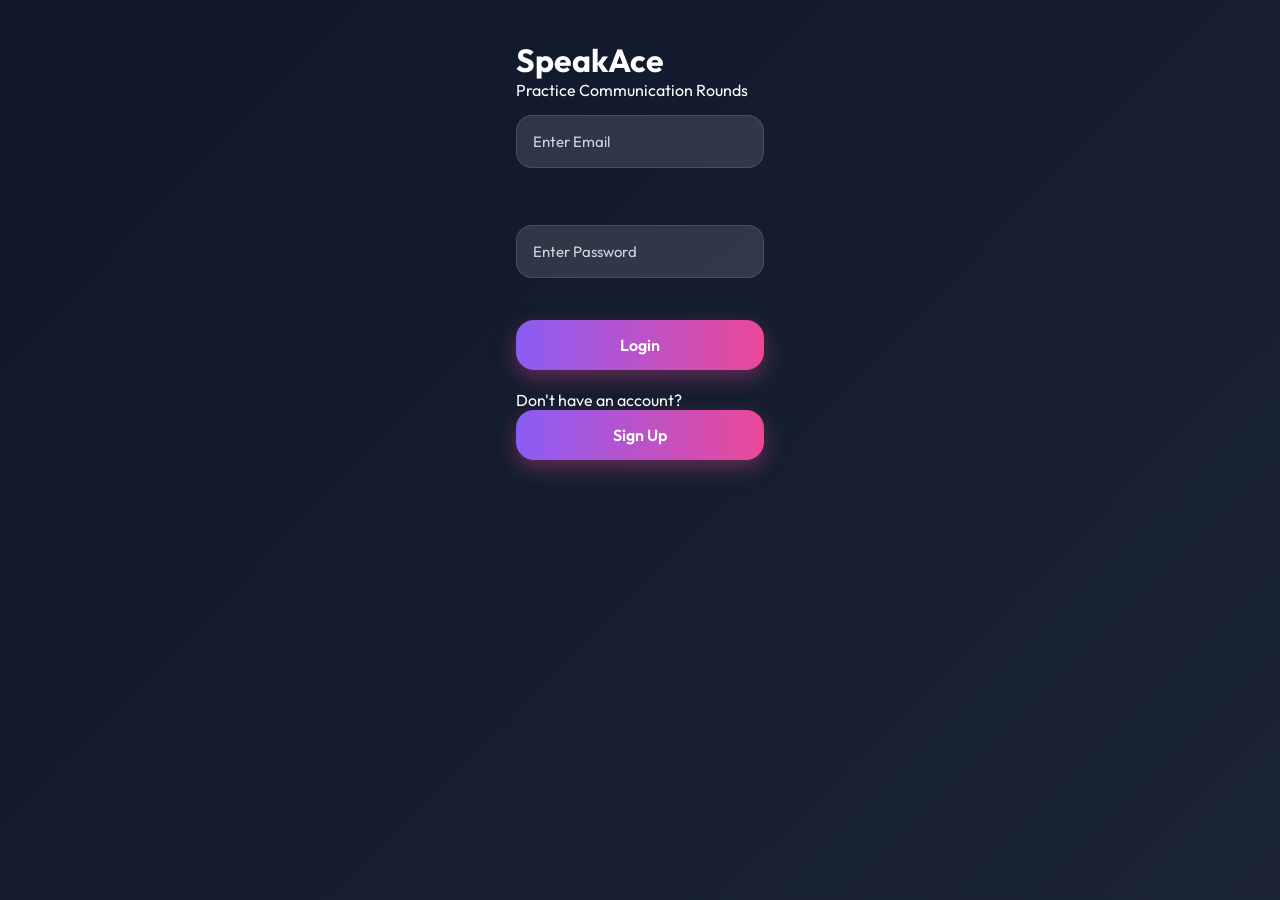
<file: index.html>
<!DOCTYPE html>
<html>

<head>

    <title>Login - SpeakAce</title>

    <link rel="stylesheet"
          href="css/style.css">

</head>

<body>

    <div class="auth-container">

        <div class="auth-card">

            <h1>SpeakAce</h1>

            <p>
                Practice Communication Rounds
            </p>

            <input type="email"
                   placeholder="Enter Email">

            <br><br>

            <input type="password"
                   placeholder="Enter Password">

            <br><br>

            <a href="dashboard.html">

                <button>

                    Login

                </button>

            </a>

            <br><br>

            <p>
                Don't have an account?
            </p>

            <a href="signup.html">

                <button>

                    Sign Up

                </button>

            </a>

        </div>

    </div>

</body>

</html>
</file>
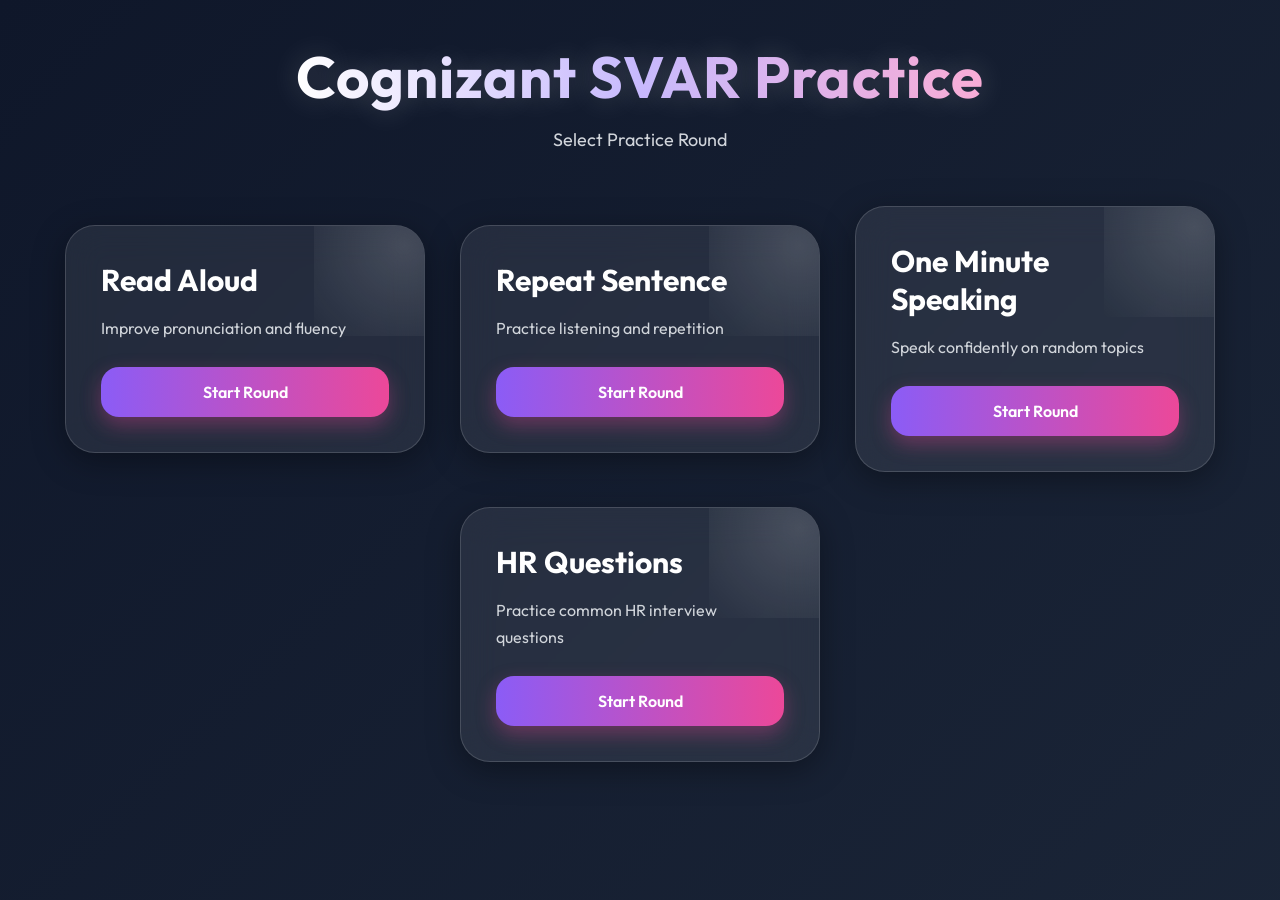
<file: cognizant.html>
<!DOCTYPE html>
<html lang="en">

<head>

    <title>Cognizant SVAR</title>

    <link rel="stylesheet"
          href="css/style.css">

</head>

<body>

    <header>

        <h1>Cognizant SVAR Practice</h1>

        <p>
            Select Practice Round
        </p>

    </header>

    <div class="container">

        <div class="card">

            <h2>Read Aloud</h2>

            <p>
                Improve pronunciation and fluency
            </p>

            <a href="readaloud.html">

                <button>

                    Start Round

                </button>

            </a>

        </div>

        <div class="card">

            <h2>Repeat Sentence</h2>

            <p>
                Practice listening and repetition
            </p>

            <a href="listening.html">

                <button>

                    Start Round

                </button>

            </a>

        </div>

        <div class="card">

            <h2>One Minute Speaking</h2>

            <p>
                Speak confidently on random topics
            </p>

            <a href="speaking.html">

                <button>

                    Start Round

                </button>

            </a>

        </div>

        <div class="card">

            <h2>HR Questions</h2>

            <p>
                Practice common HR interview questions
            </p>

            <a href="hr.html">

                <button>

                    Start Round

                </button>

            </a>

        </div>

    </div>

</body>

</html>
</file>
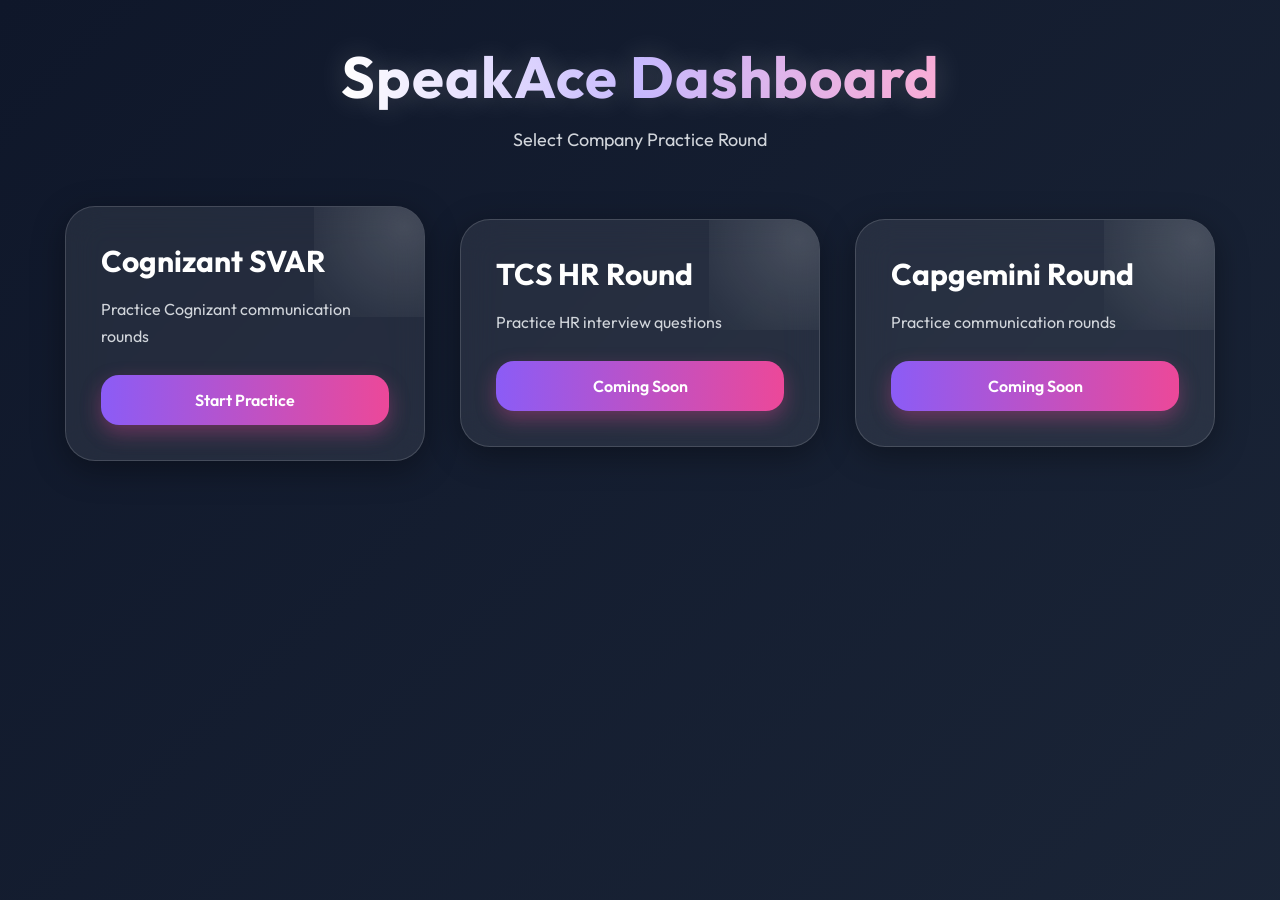
<file: dashboard.html>
<!DOCTYPE html>
<html>

<head>

    <title>Dashboard</title>

    <link rel="stylesheet"
          href="css/style.css">

</head>

<body>

    <header>

        <h1>SpeakAce Dashboard</h1>

        <p>
            Select Company Practice Round
        </p>

    </header>

    <div class="container">

        <div class="card">

            <h2>Cognizant SVAR</h2>

            <p>
                Practice Cognizant communication rounds
            </p>

            
                <a href="cognizant.html">

                    <button>

                             Start Practice

                    </button>

                </a>

        </div>

        <div class="card">

            <h2>TCS HR Round</h2>

            <p>
                Practice HR interview questions
            </p>

            <button>

                Coming Soon

            </button>

        </div>

        <div class="card">

            <h2>Capgemini Round</h2>

            <p>
                Practice communication rounds
            </p>

            <button>

                Coming Soon

            </button>

        </div>

    </div>

</body>

</html>
</file>
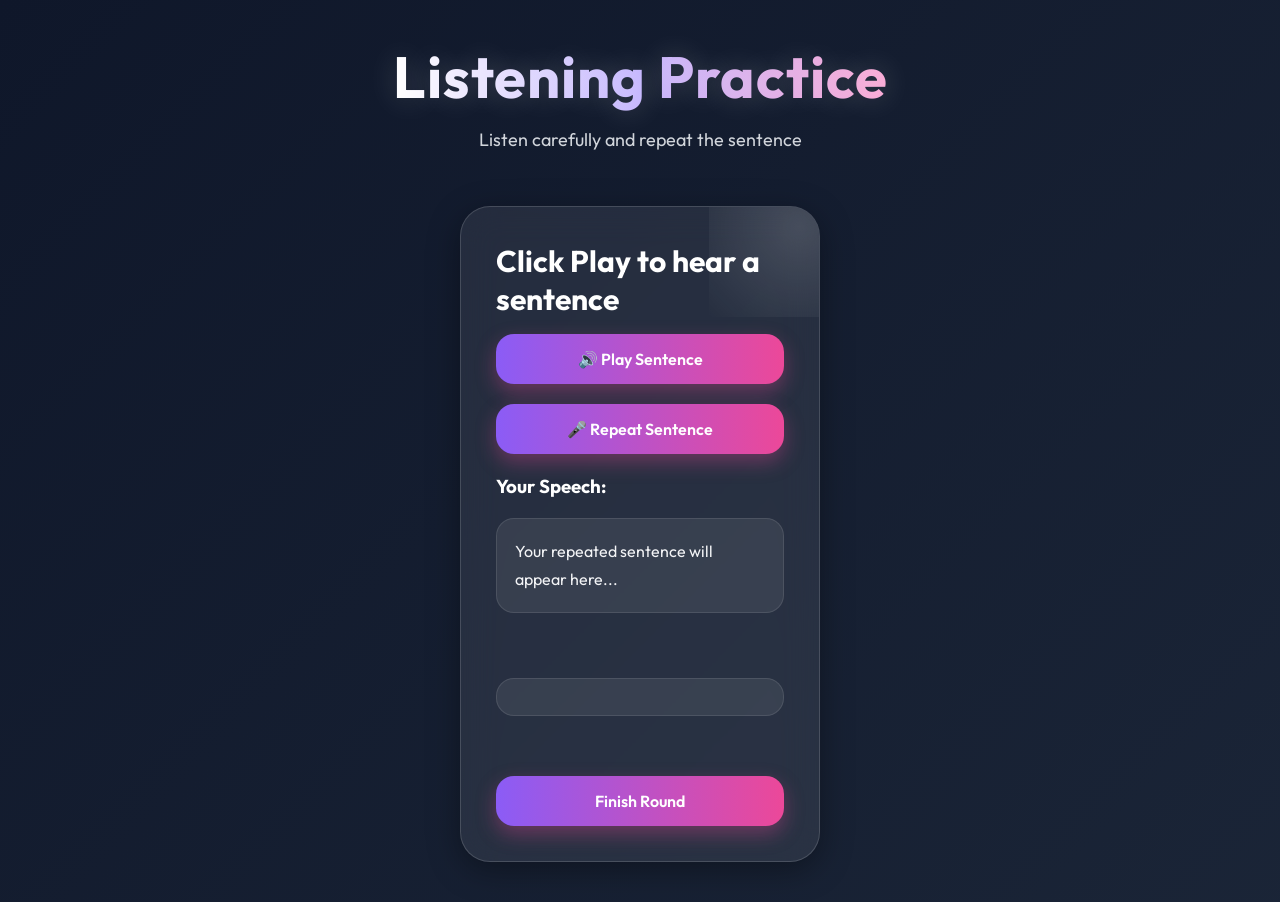
<file: listening.html>
<!DOCTYPE html>
<html>

<head>
    <title>Listening Practice</title>
    <link rel="stylesheet" href="css/style.css">
</head>

<body>

    <header>
        <h1>Listening Practice</h1>
        <p>Listen carefully and repeat the sentence</p>
    </header>

    <div class="card">

        <h2 id="status">Click Play to hear a sentence</h2>

        <button onclick="playSentence()">🔊 Play Sentence</button>

        <br><br>

        <button onclick="startListeningRecognition()" 
                id="repeatBtn" disabled>🎤 Repeat Sentence</button>

        <br><br>

        <h3>Your Speech:</h3>
        <p id="userSpeech">Your repeated sentence will appear here...</p>

        <br>

        <div id="result"></div>

        <br>

        <button onclick="nextSentence()" 
                id="nextBtn" style="display:none">Next Sentence</button>

        <br><br>

        <a href="report.html">
            <button>Finish Round</button>
        </a>

    </div>

    <script>

        let sentences = [
            "Please submit your assignment before the deadline",
            "The meeting has been rescheduled to Friday afternoon",
            "Make sure to read the instructions carefully before you begin",
            "The manager will review your application within three working days",
            "Always maintain a professional tone in your emails",
            "The office will remain closed on account of the national holiday",
            "Kindly confirm your attendance by replying to this message",
            "The training session will begin at nine in the morning",
            "Candidates who perform well in the communication round will be shortlisted for the next stage",
            "The ability to work effectively under pressure is a highly valued professional skill",
            "Our organization encourages employees to take ownership of their responsibilities",
            "Strong interpersonal skills are essential for building lasting client relationships",
            "The project team was commended for delivering results ahead of the expected timeline"
        ];

        let currentSentence = "";
        let hasPlayed = false;
        let hasRepeated = false;

        function playSentence() {
            if (hasPlayed && !hasRepeated) {
                reSpeakSentence();
                return;
            }
            if (!hasPlayed) {
                pickNewSentence();
            }
        }

        function pickNewSentence() {
            let randomIndex = Math.floor(Math.random() * sentences.length);
            currentSentence = sentences[randomIndex];

            hasPlayed = false;
            hasRepeated = false;

            document.getElementById("status").innerText = "🔊 Listen carefully...";
            document.getElementById("userSpeech").innerText = "Your repeated sentence will appear here...";
            document.getElementById("result").innerHTML = "";
            document.getElementById("repeatBtn").disabled = true;
            document.getElementById("nextBtn").style.display = "none";

            speakText(currentSentence, randomIndex);
        }

        function reSpeakSentence() {
            document.getElementById("status").innerText = "🔊 Listen again carefully...";
            let index = sentences.indexOf(currentSentence);
            speakText(currentSentence, index);
        }

        function speakText(text, index) {
            window.speechSynthesis.cancel();

            setTimeout(function() {
                let speech = new SpeechSynthesisUtterance(text);
                speech.lang = "en-US";
                speech.pitch = 1;
                speech.volume = 1;
                speech.rate = index >= 8 ? 0.82 : 0.9;

                speech.onend = function() {
                    hasPlayed = true;
                    document.getElementById("status").innerText = "Now repeat the sentence 🎤";
                    document.getElementById("repeatBtn").disabled = false;
                };

                window.speechSynthesis.speak(speech);
            }, 200);
        }

        function startListeningRecognition() {
            document.getElementById("status").innerText = "🎤 Listening...";
            document.getElementById("userSpeech").innerText = "Listening...";

            let recognition = new webkitSpeechRecognition();
            recognition.lang = "en-US";
            recognition.continuous = false;
            recognition.interimResults = false;

            recognition.onresult = function(event) {
                let spokenText = event.results[0][0].transcript;
                document.getElementById("userSpeech").innerText = spokenText;
                hasRepeated = true;
                checkAccuracy(spokenText);
            };

            recognition.onerror = function() {
                document.getElementById("status").innerText = "Could not hear you. Try again.";
                document.getElementById("repeatBtn").disabled = false;
            };

            recognition.start();
        }

        function checkAccuracy(spokenText) {
            let original = currentSentence.toLowerCase().trim();
            let spoken = spokenText.toLowerCase().trim();

            let originalWords = original.split(" ");
            let spokenWords = spoken.split(" ");

            let matchedWords = 0;
            for (let i = 0; i < originalWords.length; i++) {
                if (spokenWords.includes(originalWords[i])) {
                    matchedWords++;
                }
            }

            let accuracy = Math.round((matchedWords / originalWords.length) * 100);
            let score = Math.round(accuracy / 10);
            if (score > 10) score = 10;
            if (score < 1) score = 1;

            localStorage.setItem("listeningScore", score);

            let emoji, feedback;

            if (accuracy >= 90) {
                emoji = "🎉";
                feedback = "Excellent! Almost perfect repetition.";
            } else if (accuracy >= 70) {
                emoji = "✅";
                feedback = "Good attempt! A few words were off.";
            } else if (accuracy >= 50) {
                emoji = "⚠️";
                feedback = "Needs improvement. Listen more carefully.";
            } else {
                emoji = "❌";
                feedback = "Incorrect. Try listening more carefully.";
            }

            document.getElementById("result").innerHTML = `
                <p>${emoji} <strong>${feedback}</strong></p>
                <p><strong>Accuracy:</strong> ${accuracy}%</p>
                <p><strong>Score:</strong> ${score}/10</p>
                <br>
                <p><strong>Correct Sentence:</strong></p>
                <p style="color:#c4b5fd">${currentSentence}</p>
            `;

            document.getElementById("status").innerText = "Done! Click Next or Finish.";
            document.getElementById("nextBtn").style.display = "block";
            document.getElementById("repeatBtn").disabled = true;
        }

        function nextSentence() {
            hasPlayed = false;
            hasRepeated = false;
            pickNewSentence();
        }

    </script>

</body>
</html>
</file>
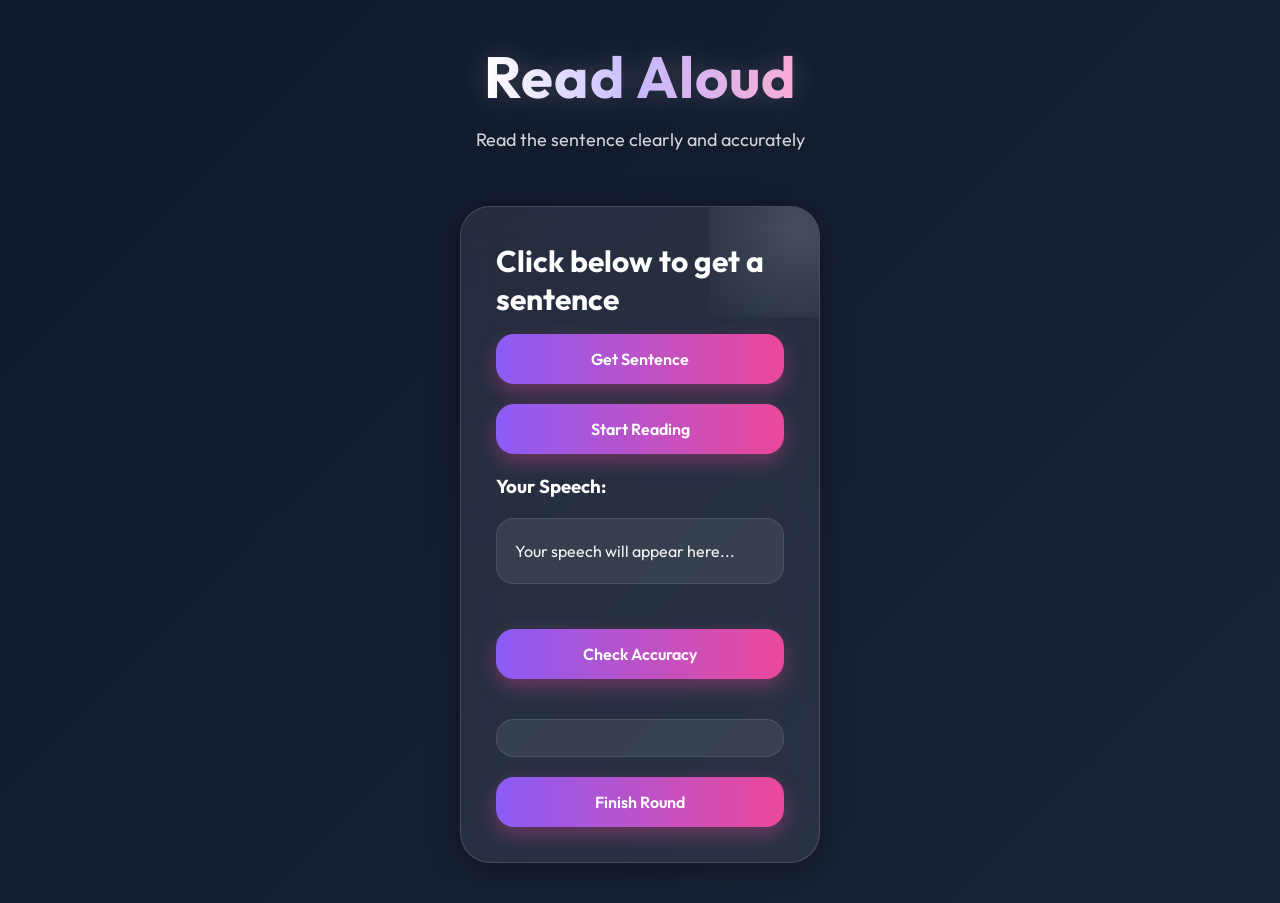
<file: readaloud.html>
<!DOCTYPE html>
<html>

<head>
    <title>Read Aloud Practice</title>
    <link rel="stylesheet" href="css/style.css">
</head>

<body>

    <header>
        <h1>Read Aloud</h1>
        <p>Read the sentence clearly and accurately</p>
    </header>

    <div class="card">

        <h2 id="sentence">Click below to get a sentence</h2>

        <button onclick="generateSentence()">Get Sentence</button>

        <br><br>

        <button onclick="startReading()">Start Reading</button>

        <br><br>

        <h3>Your Speech:</h3>
        <p id="output">Your speech will appear here...</p>

        <br>

        <button onclick="checkReadAloud()">Check Accuracy</button>

        <br><br>

        <div id="result"></div>

        <br>

        <a href="report.html">
            <button>Finish Round</button>
        </a>

    </div>

    <script>

        let readAloudSentences = [
            "The quarterly results exceeded the expectations of most financial analysts",
            "Effective communication is the foundation of every successful organization",
            "The project deadline was extended due to unforeseen technical difficulties",
            "Collaboration between departments leads to more innovative business solutions",
            "Artificial intelligence is transforming the way companies manage their operations",
            "Customer satisfaction depends heavily on the quality of after-sales service",
            "The training program was designed to enhance employee productivity and morale",
            "Global supply chain disruptions have affected manufacturing timelines worldwide",
            "Digital transformation requires both technical expertise and change management skills",
            "The performance appraisal system was revised to make evaluations more transparent",
            "Strong leadership involves motivating teams even during periods of uncertainty",
            "Data privacy regulations have become increasingly important for technology companies",
            "Punctuality and professionalism are qualities highly valued in corporate environments",
            "Adaptability is one of the most sought after skills in today's job market",
            "Analytical thinking and problem solving are essential for career growth in any field",
            "Employees who take initiative are more likely to be considered for leadership roles",
            "Critical thinking helps professionals make better decisions under pressure",
            "Maintaining a positive attitude during challenges reflects strong professional maturity",
            "The organization implemented a new policy to promote diversity and inclusion",
            "Miscommunication between teams can result in costly delays and project failures"
        ];

        let currentSentence = "";
        let userSpokenText = "";
        let startTime = null;

        function generateSentence() {
            let randomIndex = Math.floor(Math.random() * readAloudSentences.length);
            currentSentence = readAloudSentences[randomIndex];
            document.getElementById("sentence").innerText = currentSentence;
            document.getElementById("output").innerText = "Your speech will appear here...";
            document.getElementById("result").innerHTML = "";
            userSpokenText = "";
        }

        function startReading() {
    if (!currentSentence) {
        alert("Please get a sentence first!");
        return;
    }

    document.getElementById("output").innerText = "🎤 Listening... speak now";

    let recognition = new webkitSpeechRecognition();
    recognition.lang = "en-US";
    recognition.continuous = true;
    recognition.interimResults = true;

    startTime = Date.now();

    recognition.onresult = function(event) {
        let finalText = "";
        let interimText = "";

        for (let i = 0; i < event.results.length; i++) {
            if (event.results[i].isFinal) {
                finalText += event.results[i][0].transcript;
            } else {
                interimText += event.results[i][0].transcript;
            }
        }

        // show interim text while speaking so user knows its working
        document.getElementById("output").innerText = finalText || interimText;
        userSpokenText = finalText || interimText;
    };

    recognition.onerror = function(event) {
        document.getElementById("output").innerText = "Error: " + event.error + " — try again";
    };

    recognition.onend = function() {
        if (!userSpokenText) {
            document.getElementById("output").innerText = "Nothing heard. Click Start Reading and speak immediately.";
        }
    };

    recognition.start();
}
        function checkReadAloud() {

            if (!userSpokenText) {
                alert("Please read the sentence first!");
                return;
            }

            let original = currentSentence.toLowerCase().trim();
            let spoken = userSpokenText.toLowerCase().trim();

            // Word matching
            let originalWords = original.split(" ");
            let spokenWords = spoken.split(" ");

            let matchedWords = 0;
            for (let i = 0; i < originalWords.length; i++) {
                if (spokenWords.includes(originalWords[i])) {
                    matchedWords++;
                }
            }

            let accuracyPercent = Math.round((matchedWords / originalWords.length) * 100);

            // Speed check (ideal is 120-150 words per minute)
            let timeTaken = (Date.now() - startTime) / 1000; // in seconds
            let wordsSpoken = spokenWords.length;
            let wpm = Math.round((wordsSpoken / timeTaken) * 60);

            let speedFeedback = "";
            if (wpm < 80) {
                speedFeedback = "Too slow. Try to speak at a natural pace.";
            } else if (wpm > 180) {
                speedFeedback = "Too fast. Slow down for better clarity.";
            } else {
                speedFeedback = "Good speaking speed!";
            }

            // Pronunciation score based on accuracy
            let pronunciationScore = Math.round(accuracyPercent / 10);
            if (pronunciationScore > 10) pronunciationScore = 10;
            if (pronunciationScore < 1) pronunciationScore = 1;

            localStorage.setItem("pronunciationScore", pronunciationScore);
            localStorage.setItem("readAloudWPM", wpm);

            // Show result
            let resultDiv = document.getElementById("result");
            resultDiv.innerHTML = `
                <p><strong>Accuracy:</strong> ${accuracyPercent}%</p>
                <p><strong>Words Per Minute:</strong> ${wpm}</p>
                <p><strong>Speed Feedback:</strong> ${speedFeedback}</p>
                <p><strong>Pronunciation Score:</strong> ${pronunciationScore}/10</p>
                <br>
                ${accuracyPercent < 70 ? "<p>⚠️ You missed some words. Try reading more carefully.</p>" : ""}
                ${accuracyPercent >= 70 && accuracyPercent < 90 ? "<p>✅ Good attempt! A few words were off.</p>" : ""}
                ${accuracyPercent >= 90 ? "<p>🎉 Excellent! Very accurate reading.</p>" : ""}
            `;
        }

    </script>

</body>
</html>
</file>
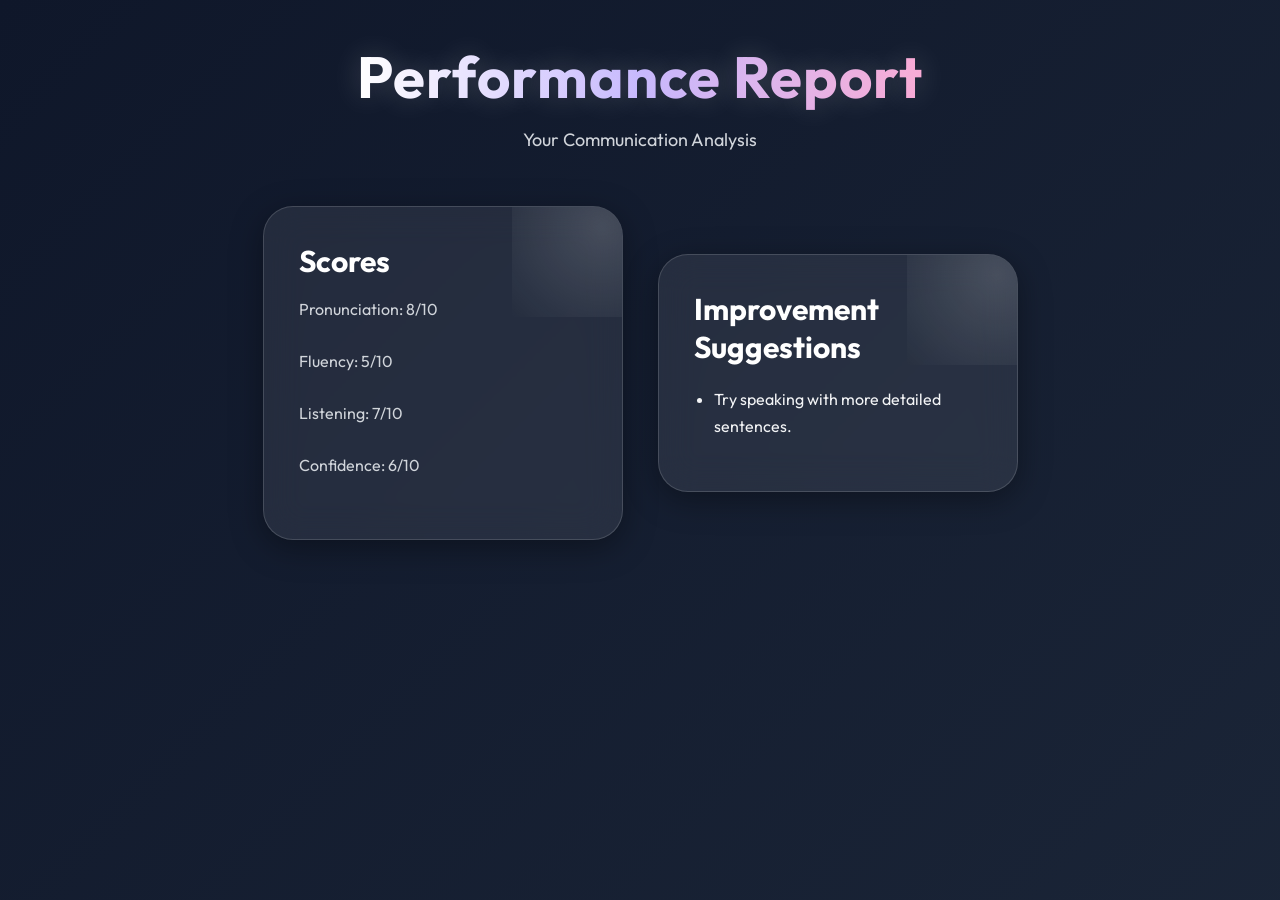
<file: report.html>
<!DOCTYPE html>
<html>

<head>

    <title>Performance Report</title>

    <link rel="stylesheet"
          href="css/style.css">

</head>

<body>

    <header>

        <h1>Performance Report</h1>

        <p>
            Your Communication Analysis
        </p>

    </header>

    <div class="container">

        <div class="card">

            <h2>Scores</h2>

            <p>
                Pronunciation:
                <span id="pronunciationScore">8</span>/10
            </p>

            <p>
                Fluency:
                <span id="fluencyScore">7</span>/10
            </p>

            <p>
                Listening:
                <span id="listeningScore">9</span>/10
            </p>

            <p>
                Confidence:
                <span id="confidenceScore">8</span>/10
            </p>

        </div>

        <div class="card">

            <h2>Improvement Suggestions</h2>

            <ul id="suggestions">

                <li>Try speaking more clearly.</li>

                <li>Reduce pauses while speaking.</li>

                <li>Practice pronunciation daily.</li>

                <li>Improve listening concentration.</li>

            </ul>

        </div>

    </div>
<script>

let speech =
    localStorage.getItem("spokenText");

if(!speech){

    speech = "";
}

speech = speech.toLowerCase();



let words =
    speech.split(" ");

let wordCount =
    words.length;



let fillerWords = [

    "umm",
    "uh",
    "aaa",
    "like",
    "basically",
    "you know"

];



let fillerCount = 0;



for(let i = 0;
    i < words.length;
    i++){

    if(fillerWords.includes(words[i])){

        fillerCount++;
    }
}



let fluency = 8;



if(wordCount < 15){

    fluency -= 3;
}



if(fillerCount >= 3){

    fluency -= 2;
}



if(fluency < 1){

    fluency = 1;
}



let confidence = 8;



if(fillerCount >= 4){

    confidence -= 3;
}



if(wordCount < 10){

    confidence -= 2;
}



if(confidence < 1){

    confidence = 1;
}



let pronunciation = 8;



if(fillerCount >= 2){

    pronunciation -= 2;
}



if(pronunciation < 1){

    pronunciation = 1;
}



let listening =
    localStorage.getItem("listeningScore");



if(!listening){

    listening = 7;
}



document.getElementById("fluencyScore")
    .innerText = fluency;



document.getElementById("confidenceScore")
    .innerText = confidence;



document.getElementById("pronunciationScore")
    .innerText = pronunciation;



document.getElementById("listeningScore")
    .innerText = listening;



let suggestions =
    document.getElementById("suggestions");



suggestions.innerHTML = "";



if(fillerCount >= 3){

    suggestions.innerHTML +=

    "<li>Reduce filler words like 'umm' and 'like'.</li>";
}



if(wordCount < 15){

    suggestions.innerHTML +=

    "<li>Try speaking with more detailed sentences.</li>";
}



if(confidence < 6){

    suggestions.innerHTML +=

    "<li>Speak more confidently and avoid hesitation.</li>";
}



if(pronunciation < 6){

    suggestions.innerHTML +=

    "<li>Practice clearer pronunciation.</li>";
}



if(listening < 7){

    suggestions.innerHTML +=

    "<li>Improve listening concentration.</li>";
}



if(suggestions.innerHTML === ""){

    suggestions.innerHTML +=

    "<li>Excellent communication performance.</li>";
}

</script>
</body>

</html>
</file>
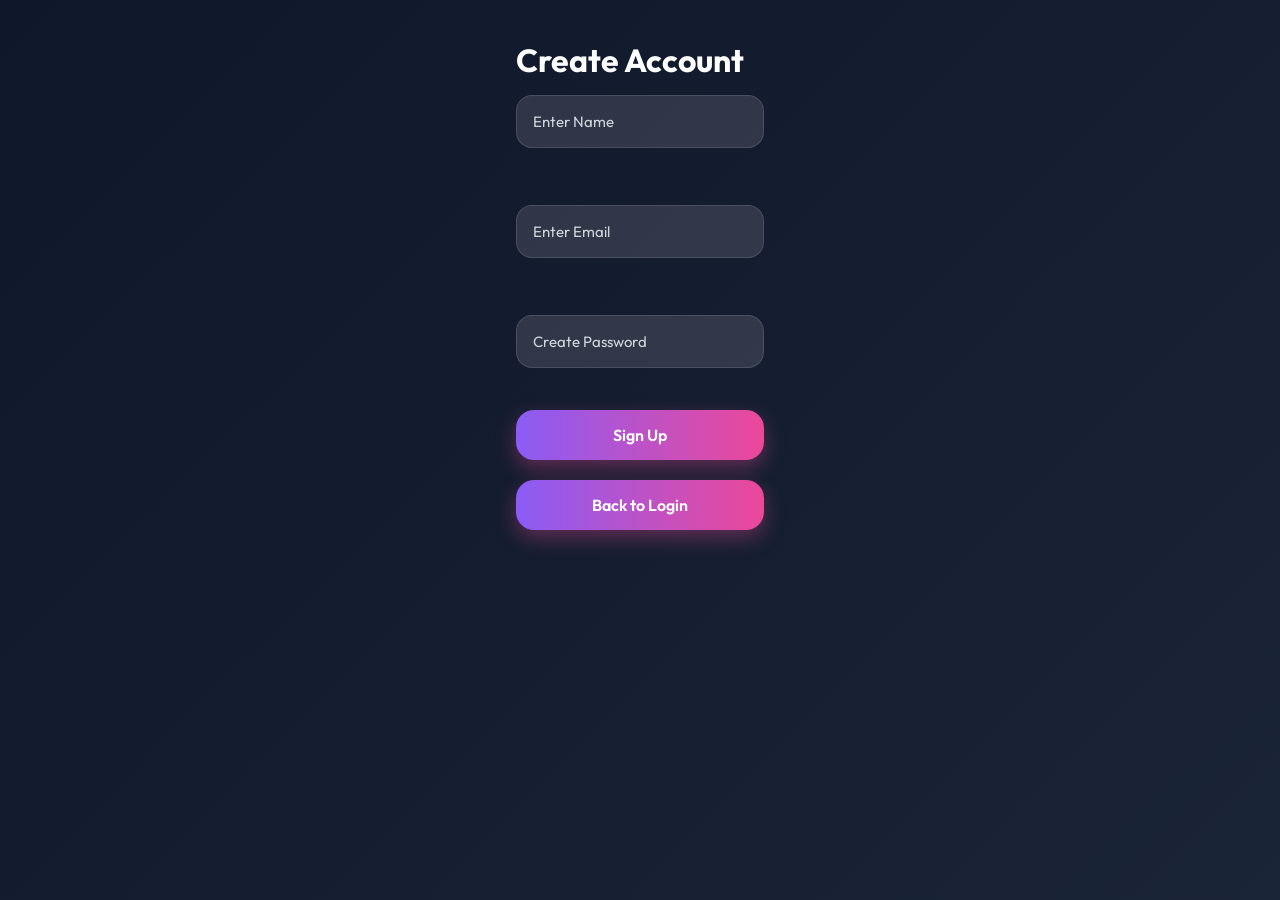
<file: signup.html>
<!DOCTYPE html>
<html>

<head>

    <title>Sign Up - SpeakAce</title>

    <link rel="stylesheet"
          href="css/style.css">

</head>

<body>

    <div class="auth-container">

        <div class="auth-card">

            <h1>Create Account</h1>

            <input type="text"
                   placeholder="Enter Name">

            <br><br>

            <input type="email"
                   placeholder="Enter Email">

            <br><br>

            <input type="password"
                   placeholder="Create Password">

            <br><br>

            <a href="dashboard.html">

                <button>

                    Sign Up

                </button>

            </a>

            <br><br>

            <a href="index.html">

                <button>

                    Back to Login

                </button>

            </a>

        </div>

    </div>

</body>

</html>
</file>
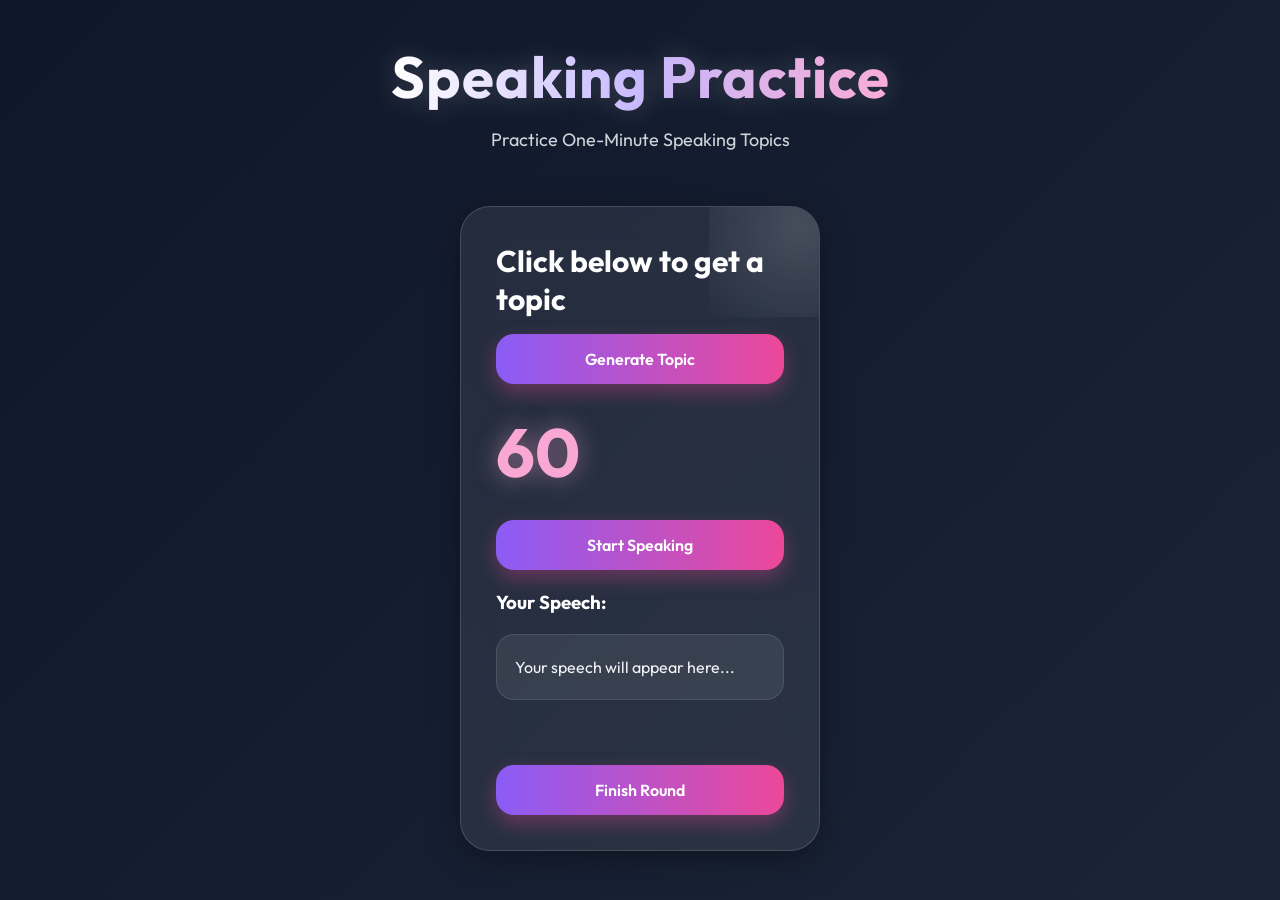
<file: speaking.html>
<!DOCTYPE html>
<html>

<head>

    <title>Speaking Practice</title>

    <link rel="stylesheet"
          href="css/style.css">

</head>

<body>

    <header>

        <h1>Speaking Practice</h1>

        <p>
            Practice One-Minute Speaking Topics
        </p>

    </header>

    <div class="card">

        <h2 id="topic">

            Click below to get a topic

        </h2>

        <button onclick="generateTopic()">

            Generate Topic

        </button>

        <h1 id="timer">

            60

        </h1>

        <button onclick="startTimer(); startRecognition()">

            Start Speaking

        </button>

        <br><br>

        <h3>Your Speech:</h3>

        <p id="output">

            Your speech will appear here...

        </p>

        <br><br>

        <a href="report.html">

            <button>

                Finish Round

            </button>

        </a>

    </div>

    <script src="js/script.js"></script>

</body>

</html>
</file>
<file: css/style.css>
@import url('https://fonts.googleapis.com/css2?family=Outfit:wght@300;400;500;600;700&display=swap');

*{
    margin:0;
    padding:0;
    box-sizing:border-box;
    font-family:'Outfit',sans-serif;
}

body{
    min-height:100vh;
    background:
    linear-gradient(
    135deg,
    #0f172a,
    #1e293b,
    #312e81,
    #4c1d95);

    background-size:400% 400%;

    animation:bgMove 12s ease infinite;

    display:flex;
    flex-direction:column;
    align-items:center;

    color:white;

    overflow-x:hidden;

    padding:40px 20px;
}

@keyframes bgMove{

    0%{
        background-position:0% 50%;
    }

    50%{
        background-position:100% 50%;
    }

    100%{
        background-position:0% 50%;
    }
}

header{

    width:100%;

    display:flex;

    flex-direction:column;

    align-items:center;

    justify-content:center;

    text-align:center;

    margin-bottom:50px;
}

header h1{

    font-size:58px;

    font-weight:700;

    letter-spacing:1px;

    background:linear-gradient(
    to right,
    #ffffff,
    #c4b5fd,
    #f9a8d4);

    -webkit-background-clip:text;

    -webkit-text-fill-color:transparent;

    margin-bottom:12px;

    text-shadow:0 0 30px rgba(255,255,255,0.2);
}

header p{

    font-size:18px;

    color:#d1d5db;

    max-width:600px;

    line-height:1.7;
}

.container{

    width:100%;

    display:flex;

    justify-content:center;

    align-items:center;

    flex-wrap:wrap;

    gap:35px;
}

.card{

    width:360px;

    padding:35px;

    border-radius:30px;

    background:rgba(255,255,255,0.08);

    backdrop-filter:blur(18px);

    border:1px solid rgba(255,255,255,0.15);

    box-shadow:
    0 8px 32px rgba(0,0,0,0.35);

    position:relative;

    overflow:hidden;

    transition:0.5s ease;
}

.card::before{

    content:'';

    position:absolute;

    width:180px;

    height:180px;

    background:
    radial-gradient(
    rgba(255,255,255,0.15),
    transparent);

    top:-70px;

    right:-70px;
}

.card:hover{

    transform:
    translateY(-12px)
    scale(1.02);

    border:1px solid rgba(255,255,255,0.3);

    box-shadow:
    0 20px 40px rgba(0,0,0,0.45);
}

.card h2{

    font-size:30px;

    margin-bottom:16px;

    color:white;
}

.card p{

    color:#d1d5db;

    font-size:16px;

    line-height:1.7;

    margin-bottom:25px;
}

button{

    width:100%;

    padding:15px;

    border:none;

    border-radius:18px;

    background:
    linear-gradient(
    to right,
    #8b5cf6,
    #ec4899);

    color:white;

    font-size:16px;

    font-weight:600;

    cursor:pointer;

    transition:0.4s ease;

    box-shadow:
    0 8px 20px rgba(236,72,153,0.35);
}

button:hover{

    transform:scale(1.05);

    letter-spacing:0.5px;

    box-shadow:
    0 15px 30px rgba(236,72,153,0.45);
}

input{

    width:100%;

    padding:16px;

    margin-top:15px;

    margin-bottom:22px;

    border:none;

    border-radius:16px;

    background:rgba(255,255,255,0.12);

    color:white;

    font-size:15px;

    outline:none;

    border:1px solid rgba(255,255,255,0.12);
}

input::placeholder{

    color:#d1d5db;
}

#timer{

    margin:25px 0;

    font-size:68px;

    font-weight:700;

    color:#f9a8d4;

    text-shadow:
    0 0 25px rgba(249,168,212,0.5);
}

#output,
#userSpeech,
#result{

    margin-top:20px;

    background:rgba(255,255,255,0.08);

    padding:18px;

    border-radius:18px;

    line-height:1.8;

    color:#f3f4f6;

    border:1px solid rgba(255,255,255,0.1);
}

ul{

    margin-top:20px;

    padding-left:20px;
}

li{

    margin-bottom:15px;

    color:#f3f4f6;

    line-height:1.7;
}

a{

    text-decoration:none;

    width:100%;
}

.auth-box{

    width:420px;

    padding:45px;

    border-radius:35px;

    background:rgba(255,255,255,0.08);

    backdrop-filter:blur(18px);

    border:1px solid rgba(255,255,255,0.12);

    box-shadow:
    0 20px 45px rgba(0,0,0,0.4);

    text-align:center;

    margin-top:60px;
}

.auth-box h1{

    margin-bottom:30px;

    font-size:42px;
}

.auth-box p{

    color:#d1d5db;

    margin-bottom:30px;
}

@media(max-width:768px){

    header h1{
        font-size:42px;
    }

    .card,
    .auth-box{
        width:100%;
    }

    body{
        padding:25px 15px;
    }
}
```

---

NOW IMPORTANT:

For login and signup pages, wrap everything INSIDE:

```html
<div class="auth-box">

YOUR LOGIN/SIGNUP CONTENT

</div>
```

Example:

```html
<body>

<div class="auth-box">

<h1>Welcome Back</h1>

<p>Login to continue your practice journey</p>

<input type="email" placeholder="Enter Email">

<input type="password" placeholder="Enter Password">

<button>Login</button>

</div>

</body>
```

This will center everything beautifully and give luxury app vibes instead of school-project vibes.
</file>
